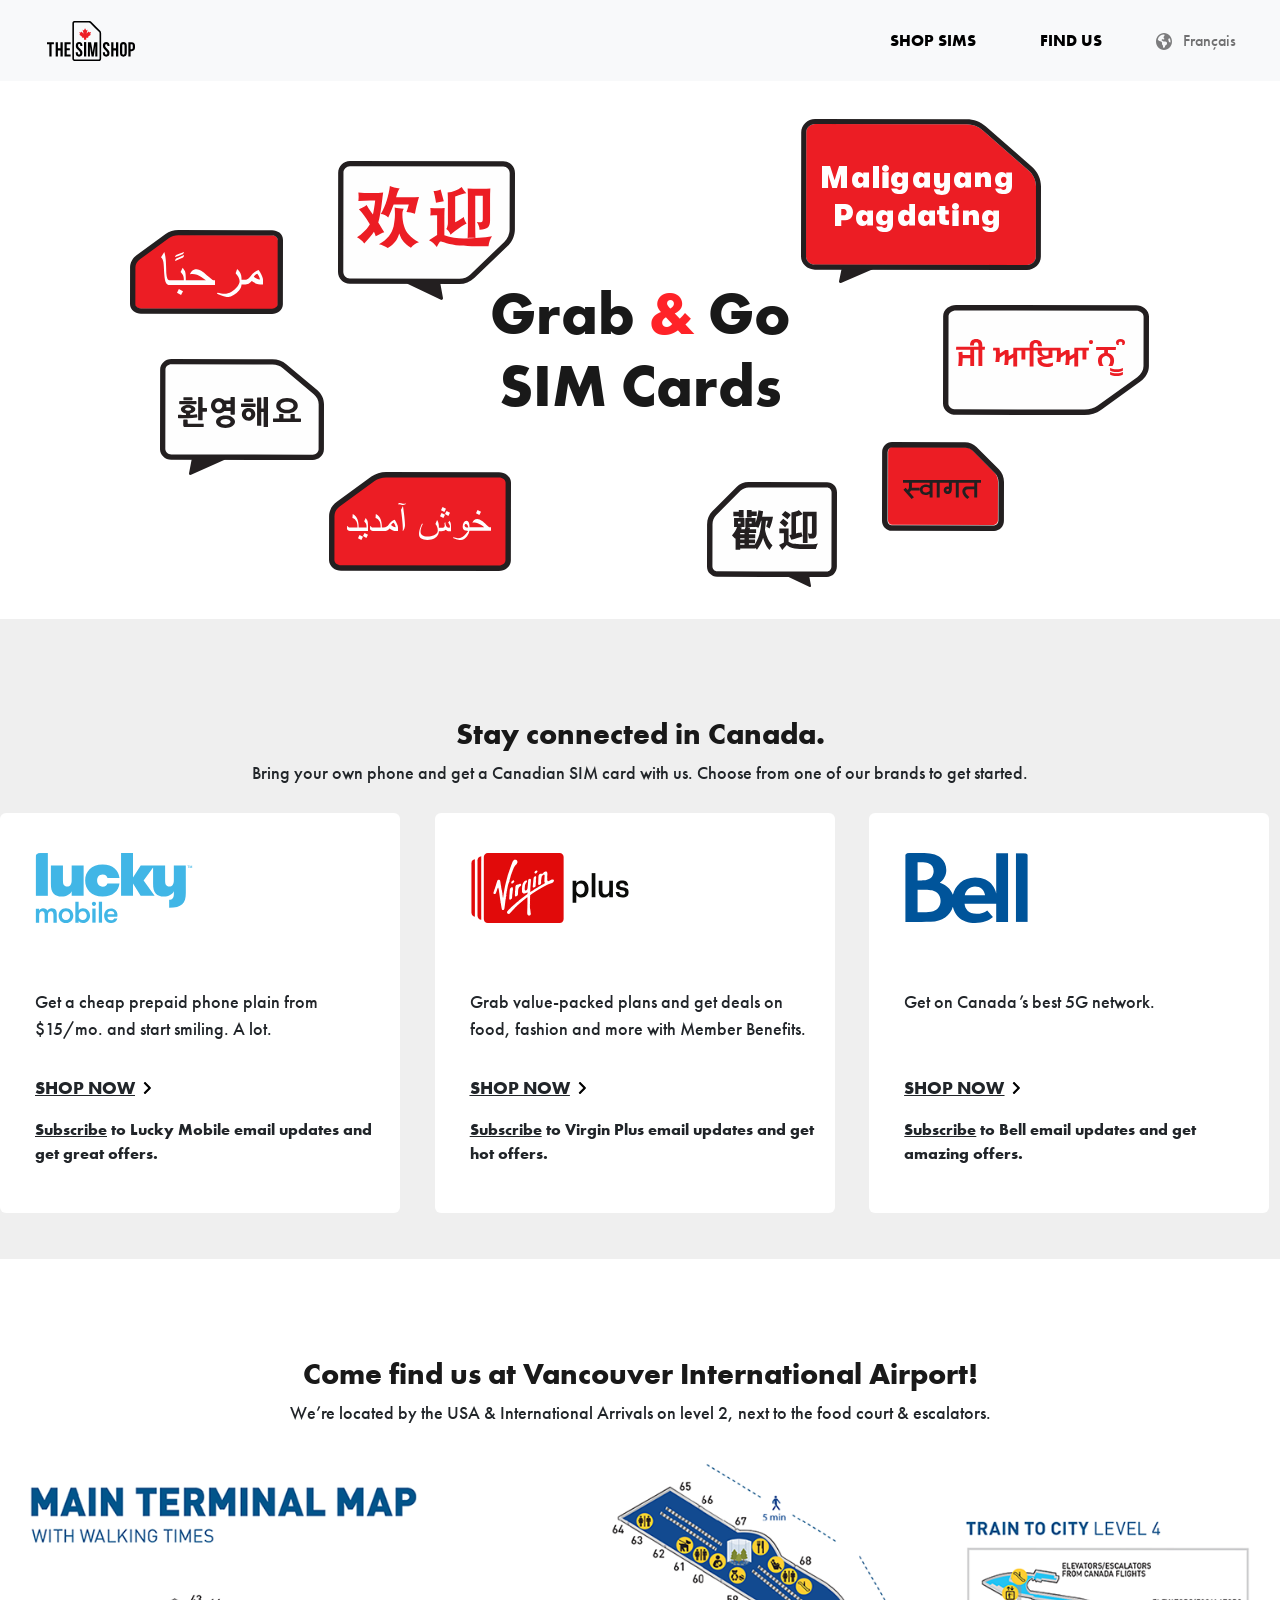
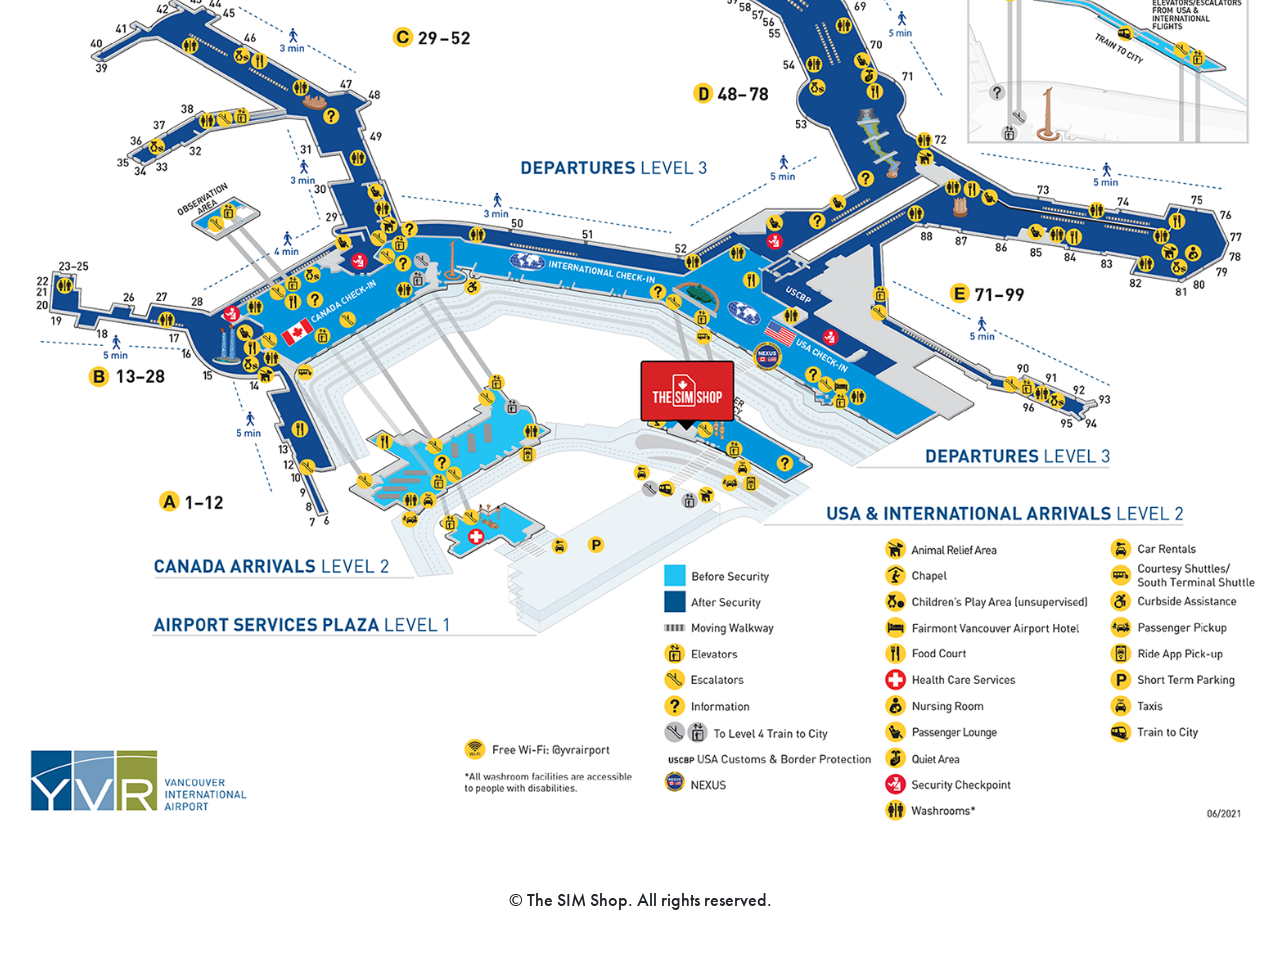
<file: index.html>
<!doctype html>
<html>
    <head>
        <meta charset="utf-8">
        <meta name="viewport" content="width=device-width, initial-scale=1">
        <title>Grab & Go SIM Cards</title>
        <link href="https://cdn.jsdelivr.net/npm/bootstrap@5.2.0-beta1/dist/css/bootstrap.min.css" rel="stylesheet" integrity="sha384-0evHe/X+R7YkIZDRvuzKMRqM+OrBnVFBL6DOitfPri4tjfHxaWutUpFmBp4vmVor" crossorigin="anonymous">
        <link rel="stylesheet" href="fonts.css">

        <style>
            body.en :lang(fr) {
                display: none;
            }
            body.fr :lang(en){
                display: none;
            }
            body {
                font-family: "Futura PT W01 Medium";
                font-size: 18px;
            }
            h2 {
                font-family: "Futura PT W01 Bold";
                font-size: 30px;
                color: rgba(0,0,0, 0.9);
            }
            .navbar {
                min-height: 81px;
                position: fixed;
                top: 0;
                left: 0;
                width: 100%;
                z-index: 900;
                font-family: "Futura PT W01 Bold";
                font-size: 16px;
            }
            .navbar-brand {
                margin-left: 35px;
            }
            .nav-item {
                padding-left: 24px;
                padding-right: 24px;
            }
            .nav-link {
                color: black;
            }
            .nav-link-lang {
                font-family: "Futura PT W01 Medium";
                color: rgba(0, 0, 0, 0.55);
            }
            .nav-img-globe {
                position: relative;
                top: 4px;
                right: 10px;
                width: 17px;
                height: 17px;
                background: url("images/icons/globe.svg") no-repeat;
            }
            .navbar-toggler {
                border: none;
            }
            .hero-img-div {
                position: relative;
                z-index: 10;
                max-width: 1020px;
                margin-left: auto;
                margin-right: auto;
            }
            .hero-img-left {
                position: relative;
                z-index: 10;
                top: 42px;
                width: 386px;
                height: 411px;
                background: url("images/graphics/desktop-left-SIM-images.svg") no-repeat;
            }
            .hero-img-right {
                width: 443px;
                height: 470px;
                background: url("images/graphics/desktop-right-SIM-images.svg") no-repeat;
            }
            .hero-img-top {
                top: 0px;
                background: url("images/graphics/mobile-top-SIM-images.svg") no-repeat;
                width: 90%;
                height: 450px;
                background-size: 100%;
            }
            .hero-img-bottom {
                background: url("images/graphics/mobile-bottom-SIM-images.svg") no-repeat;
                width: 90%;
                height: 450px;
                background-size: 100%;
            }
            .hero-content:lang(en) {
                z-index: 20;
                text-align: center;
                top: 50%;
                left: 50%;
                transform: translate(-50%, -60%);
                width: 400px;
            }
            .hero-content:lang(fr) {
                z-index: 20;
                text-align: center;
                top: 50%;
                left: 50%;
                transform: translate(-50%, -50%);
                width: 550px;
            }
            .hero-headline {
                position: relative;
                z-index: 30;
                font-family: "Futura PT W01 Bold";
                font-size: 60px;
            }
            .hero-headline-red {
                color: RGB(2215,35,40);
            }
            .hero-section {
                width:100%;
                min-height: 500px;
                /*height:534px;*/
                margin-top: 119px;
                position:relative;
            }
            .hero-section-mobile {
                width: 90%;
                /*height:534px;*/
                margin-top: 119px;
            }
            .cards-section {
                background-color: rgb(239,239,239);
                min-height: 640px;
                width: 100%;
                text-align: center;
            }
            .cards-container {
                padding-top: 97px;
                margin-left: auto;
                margin-right: auto;
                max-width: 1300px;
            }
            .card {
                --bs-card-border-color: none;
                text-align: left;
                min-height: 400px;
                margin-top:10px;
                margin-bottom: 20px;
                min-width: 270px;
                max-width: 400px;
            }
            .card > img {
                margin-top: 40px;
                margin-left: 35px;
                height: 70px;
            }
            .card-img-logo-lucky {
                width: 158px;
            }
            .card-img-logo-virgin {
                width: 160px;
            }
            .card-img-logo-bell {
                width: 125px;
            }
            .card-body {
                padding-left: 35px;
            }
            .card-body-text {
                min-height: 70px;
                margin-top: 50px;
            }
            .card-link-sn {
                text-transform: uppercase;
                font-family: "Futura PT W01 Bold";
                text-decoration: underline;
            }
            .card-mice {
                font-family: "Futura PT W01 Bold";
                font-size: 16px;
                vertical-align: text-bottom;
            }
            .card-link-sn::after {
                content: "";
                display: inline-block;
                vertical-align: middle;
                width: 12px;
                height: 12px;
                position: relative;
                top: -2px;
                left: 8px;
                background: url("images/icons/arrow.svg") no-repeat;
                background-size: contain;
            }
            .map-section {
                background-color: rgb(255,255,255);
                min-height: 640px;
                width: 100%;
                text-align: center;
            }
            .map-container {
                padding-top: 97px;
                margin-left: auto;
                margin-right: auto;
                max-width: 1300px;
            }
            .foot-section {
                background-color: rgb(255,255,255);
                height: 100px;
                width: 100%;
                text-align: center;
            }
            .foot-container {
                padding-top: 30px;
                margin-left: auto;
                margin-right: auto;
                max-width: 1300px;
            }
            .card-text > a {
                color: inherit;
                text-decoration: inherit;
            }
        </style>
    </head>

    <body class="en">
        <nav class="navbar navbar-expand-lg navbar-light bg-light">
            <div class="container-fluid">
                <a class="navbar-brand" href="#"><img src="images/logos/THE_SIM_SHOP_LOGO_ENG_BLACKRED_OUTLINE.svg" alt="" width="88" height="40"></a>
                <button class="navbar-toggler" type="button" data-bs-toggle="collapse" data-bs-target="#navbarToggler" aria-controls="navbarToggler" aria-expanded="false" aria-label="Toggle navigation">
                    <span class="navbar-toggler-icon"></span>
                </button>
                <div class="collapse navbar-collapse  justify-content-end" id="navbarToggler">
                    <ul class="navbar-nav mb-2 mb-lg-0">
                        <li class="nav-item">
                            <a lang="en" class="nav-link active" aria-current="page" href="#cards">SHOP SIMS</a>
                            <a lang="fr" class="nav-link active" aria-current="page" href="#cards">MAGASINER LES CARTES SIM</a>
                        </li>
                        <li class="nav-item">
                            <a lang="en" class="nav-link" href="#map">FIND US</a>
                            <a lang="fr" class="nav-link" href="#map">NOUS TROUVER</a>
                        </li>
                        <li class="nav-item">  
                            <a id="showfr" lang="en" class="nav-link nav-link-lang" href="#">
                                <div class="nav-img-globe float-start"></div>
                                Français
                            </a>
                            <a id="showen" lang="fr" class="nav-link nav-link-lang" href="#">
                                <div class="nav-img-globe float-start"></div>
                                English
                            </a>
                        </li>
                    </ul>
                </div>
            </div>
        </nav>

        <!--large screens-->
        <section class="hero-section d-none d-lg-block">
            <div class="hero-img-div">
                <div class="hero-img-left float-start"></div>
                <div class="hero-img-right float-end"></div>
            </div>

            <div class="container-fluid">
                <div class="row">
                    <div lang="en" class="hero-content position-absolute">
                        <h2 class="hero-headline">Grab <span class="hero-headline-red">&</span> Go SIM Cards</h2>
                    </div>
                    <div lang="fr" class="hero-content position-absolute">
                        <h2 class="hero-headline">Cartes SIM prêtes <span class="hero-headline-red">à</span> l’utilisation</h2>
                    </div>
                </div>
            </div>
        </section>

        <!--small screens-->
        <section class="hero-section-mobile d-lg-none mx-auto">
            <div class="container-fluid p-2">
                <div class="row justify-content-md-center">
                    <img class="img-fluid w-90 p-3" src="images/graphics/mobile-top-SIM-images.svg">
                </div>

                <div class="row justify-content-md-center">
                    <div lang="en" class="hero-content-mobile text-center">
                        <h2 class="hero-headline">Grab <span class="hero-headline-red">&</span> Go SIM Cards</h2>
                    </div>

                    <div lang="fr" class="hero-content-mobile text-center">
                        <h2 class="hero-headline">Cartes SIM prêtes <span class="hero-headline-red">à</span> l’utilisation</h2>
                    </div>
                </div>

                <div class="row justify-content-md-center">
                    <img class="img-fluid w-90 p-3" src="images/graphics/mobile-bottom-SIM-images.svg">
                </div>
            </div>
        </section>

        <section id="cards" class="cards-section">
            <div class="cards-container">
                <h2 lang="en">Stay connected in Canada.</h2>
                <p lang="en">Bring your own phone and get a Canadian SIM card with us. Choose from one of our brands to get started.</p>
                <h2 lang="fr">Restez connecté durant votre séjour au Canada.</h2>
                <p lang="fr">Conservez votre appareil et procurez-vous une carte SIM avec nous. Choisissez l’une de nos marques pour commencer.</p>

                <div class="row">
                    <div class="col-sm-4">
                        <div class="card">
                            <img lang="en" src="images/logos/LuckyMobile_EN_Regular_Blue_RGB.svg" class="card-img-top card-img-logo-lucky" alt="Lucky Mobile Logo">
                            <img lang="fr" src="images/logos/LuckyMobile_FR_Regular_Blue_RGB.svg" class="card-img-top card-img-logo-lucky" alt="Lucky Mobile Logo">
                            <div class="card-body">
                                <p lang="en" class="card-text card-body-text">
                                    Get a cheap prepaid phone plain from $15/mo. and start smiling. A lot.
                                </p>
                                <p lang="en" class="card-link-sn card-text">
                                    <a href="https://www.luckymobile.ca#EXT=MOB_ExtSite_URL_TheSimShopLuckyShopNow_063022_DG">Shop now</a><div class="card-link-sn-ab"></div>
                                </p>
                                <p lang="en" class="align-bottom card-text card-mice">
                                    <a href="https://www.luckymobile.ca/EmailCapture#EXT=MOB_ExtSite_URL_TheSimShopLuckyEmailCapture_063022_DG">
                                    <u>Subscribe</u> to Lucky Mobile email updates</a> and get great offers.
                                </p>
                                <p lang="fr" class="card-text card-body-text">
                                    Profitez d’un forfait pas cher à partir de 15 $/mois, et commencez à sourire. Tout l’temps.
                                </p>
                                <p lang="fr" class="card-link-sn card-text">
                                    <a href="https://www.luckymobile.ca/Accueil#EXT=MOB_ExtSite_URL_TheSimShopLuckyShopNow_063022_DG">Magasiner</a><div class="card-link-sn-ab"></div>
                                </p>
                                <p lang="fr" class="align-bottom card-text card-mice">
                                    <a href="https://www.luckymobile.ca/Accueil/Infocourriels#EXT=MOB_ExtSite_URL_TheSimShopLuckyEmailCapture_063022_DG">
                                    <u>Abonnez-vous</u> aux infolettres de Lucky Mobile</a> pour plus d’information sur des offres incroyables.
                                </p>
                            </div>
                        </div>
                    </div>
                    <div class="col-sm-4">
                        <div class="card">
                            <img lang="en" src="images/logos/VirginPlus_RedBlack_RGB_H.svg" class="card-img-top card-img-logo-virgin" alt="Virgin Plus Logo">
                            <img lang="fr" src="images/logos/VirginPlus_RedBlack_RGB_H.svg" class="card-img-top card-img-logo-virgin" alt="Virgin Plus Logo">
                            <div class="card-body">
                                <p lang="en" class="card-text card-body-text">
                                    Grab value-packed plans and get deals on food, fashion and more with Member Benefits.
                                </p>
                                <p lang="en" class="card-link-sn card-text">
                                    <a href="https://www.virginplus.ca/en/home/index.html">Shop now</a><div class="card-link-sn-ab"></div>
                                </p>
                                <p lang="en" class="align-bottom card-text card-mice">
                                    <a href="https://www.virginplus.ca/en/hot-offers/email-sign-up.html">
                                    <u>Subscribe</u> to Virgin Plus email updates</a> and get hot offers.
                                </p>
                                <p lang="fr" class="card-text card-body-text">
                                    Optez pour des forfaits gonflés à bloc et profitez d’aubaines sur la bouffe et les divertissements et plus encore avec les avantages de Membre.
                                </p>
                                <p lang="fr" class="card-link-sn card-text">
                                    <a href="https://www.virginplus.ca/fr/home/index.html">Magasiner</a><div class="card-link-sn-ab"></div>
                                </p>
                                <p lang="fr" class="align-bottom card-text card-mice">
                                    <a href="https://www.virginplus.ca/fr/hot-offers/email-sign-up.html">
                                    <u>Abonnez-vous</u> aux infolettres de Virgin Plus</a> pour plus d’information sur des offres d’enfer.
                                </p>
                            </div>
                        </div>
                    </div>
                    <div class="col-sm-4">
                        <div class="card">
                            <img lang="en" src="images/logos/Bell_BLUE_RGB.svg" class="card-img-top card-img-logo-bell" alt="Bell Logo">
                            <img lang="fr" src="images/logos/Bell_BLUE_RGB.svg" class="card-img-top card-img-logo-bell" alt="Bell Logo">
                            <div class="card-body">
                                <p lang="en" class="card-text card-body-text">
                                    Get on Canada’s best 5G network.
                                </p>
                                <p lang="en" class="card-link-sn card-text">
                                    <a href="https://www.bell.ca#EXT=MOB_ExtSite_URL_TheSimShopBellShopNow_063022_DG">Shop now</a><div class="card-link-sn-ab"></div>
                                </p>
                                <p lang="en" class="align-bottom card-text card-mice">
                                    <a href="https://www.bell.ca/EmailCapture#EXT=MOB_ExtSite_URL_TheSimShopBellEmailCapture_063022_DG">
                                    <u>Subscribe</u> to Bell email updates</a> and get amazing offers.
                                </p>
                                <p lang="fr" class="card-text card-body-text">
                                    Optez pour le meilleur réseau 5G au pays.
                                </p>
                                <p lang="fr" class="card-link-sn card-text">
                                    <a href="https://www.bell.ca/Accueil#EXT=MOB_ExtSite_URL_TheSimShopBellShopNow_063022_DG">Magasiner</a><div class="card-link-sn-ab"></div>
                                </p>
                                <p lang="fr" class="align-bottom card-text card-mice">
                                    <a href="https://www.bell.ca/Accueil/Infocourriels#EXT=MOB_ExtSite_URL_TheSimShopBellEmailCapture_063022_DG">
                                    <u>Abonnez-vous</u> aux infolettres de Bell</a> pour plus d’information sur des offres incroyables.
                                </p>
                            </div>
                        </div>
                    </div>
                </div>
            </div>
        </section>

        <section id="map" class="map-section">
            <div class="map-container">
                <h2 lang="en">Come find us at Vancouver International Airport!</h2>
                <p lang="en">We’re located by the USA & International Arrivals on level 2, next to the food court & escalators.</p>
                <h2 lang="fr">Passez nous vois à l’aéroport international de Vancouver !</h2>
                <p lang="fr">Vous nous trouverez près des arrivées internationales et des États-Unis, au niveau 2, près de l’aire de restauration et des escaliers roulants.</p>
                
                <div class="me-auto">
                    <img class="img-fluid w-90 p-3" lang="en" src="images/graphics/VancouverTerminalMap_Page_1_Image_0001.png">
                    <img class="img-fluid w-90 p-3" lang="fr" src="images/graphics/VancouverTerminalMap_FR_Page_1_Image_0001.png">
                </div>
            </div>
        </section>

        <section class="foot-section">
            <div class="foot-container">
                <p lang="en">© The SIM Shop. All rights reserved.</p>
                <p lang="fr">© La boutique SIM. Tous droits réservés.</p>
            </div>
        </section>

        <script src="https://cdn.jsdelivr.net/npm/bootstrap@5.2.0-beta1/dist/js/bootstrap.min.js" integrity="sha384-kjU+l4N0Yf4ZOJErLsIcvOU2qSb74wXpOhqTvwVx3OElZRweTnQ6d31fXEoRD1Jy" crossorigin="anonymous"></script>
        <script src="https://code.jquery.com/jquery-3.4.1.slim.min.js" integrity="sha384-J6qa4849blE2+poT4WnyKhv5vZF5SrPo0iEjwBvKU7imGFAV0wwj1yYfoRSJoZ+n" crossorigin="anonymous"></script>

        <script>
            function showen () 
            {
                $(":lang(fr)").hide();
                $(":lang(en)").show();
                $(".nav-link:lang(en)").css('display', 'block');
                window.history.replaceState("", "", window.location.pathname + '?en');
            }
            function showfr () 
            {
                $(":lang(en)").hide();
                $(":lang(fr)").show();
                $(".nav-link:lang(fr)").css('display', 'block');
                window.history.replaceState("", "", window.location.pathname + '?fr');
            }
            
            $('#showen').click(function(){ showen(); return false; });
            $('#showfr').click(function(){ showfr(); return false; });

            let searchParams = new URLSearchParams(window.location.search);

            if (searchParams.has('fr') || searchParams.has('en'))
            {
                if (searchParams.has('fr'))
                {
                    showfr();
                } 
                else 
                {
                    showen();
                }
            } 
            else
            {
                var userLang = navigator.language || navigator.userLanguage;

                userLang = userLang.split('-')[0]

                if (userLang == 'fr') 
                {
                    showfr();
                }
                else
                {
                    showen();
                }
            }
        </script>
    </body>
</html>
</file>
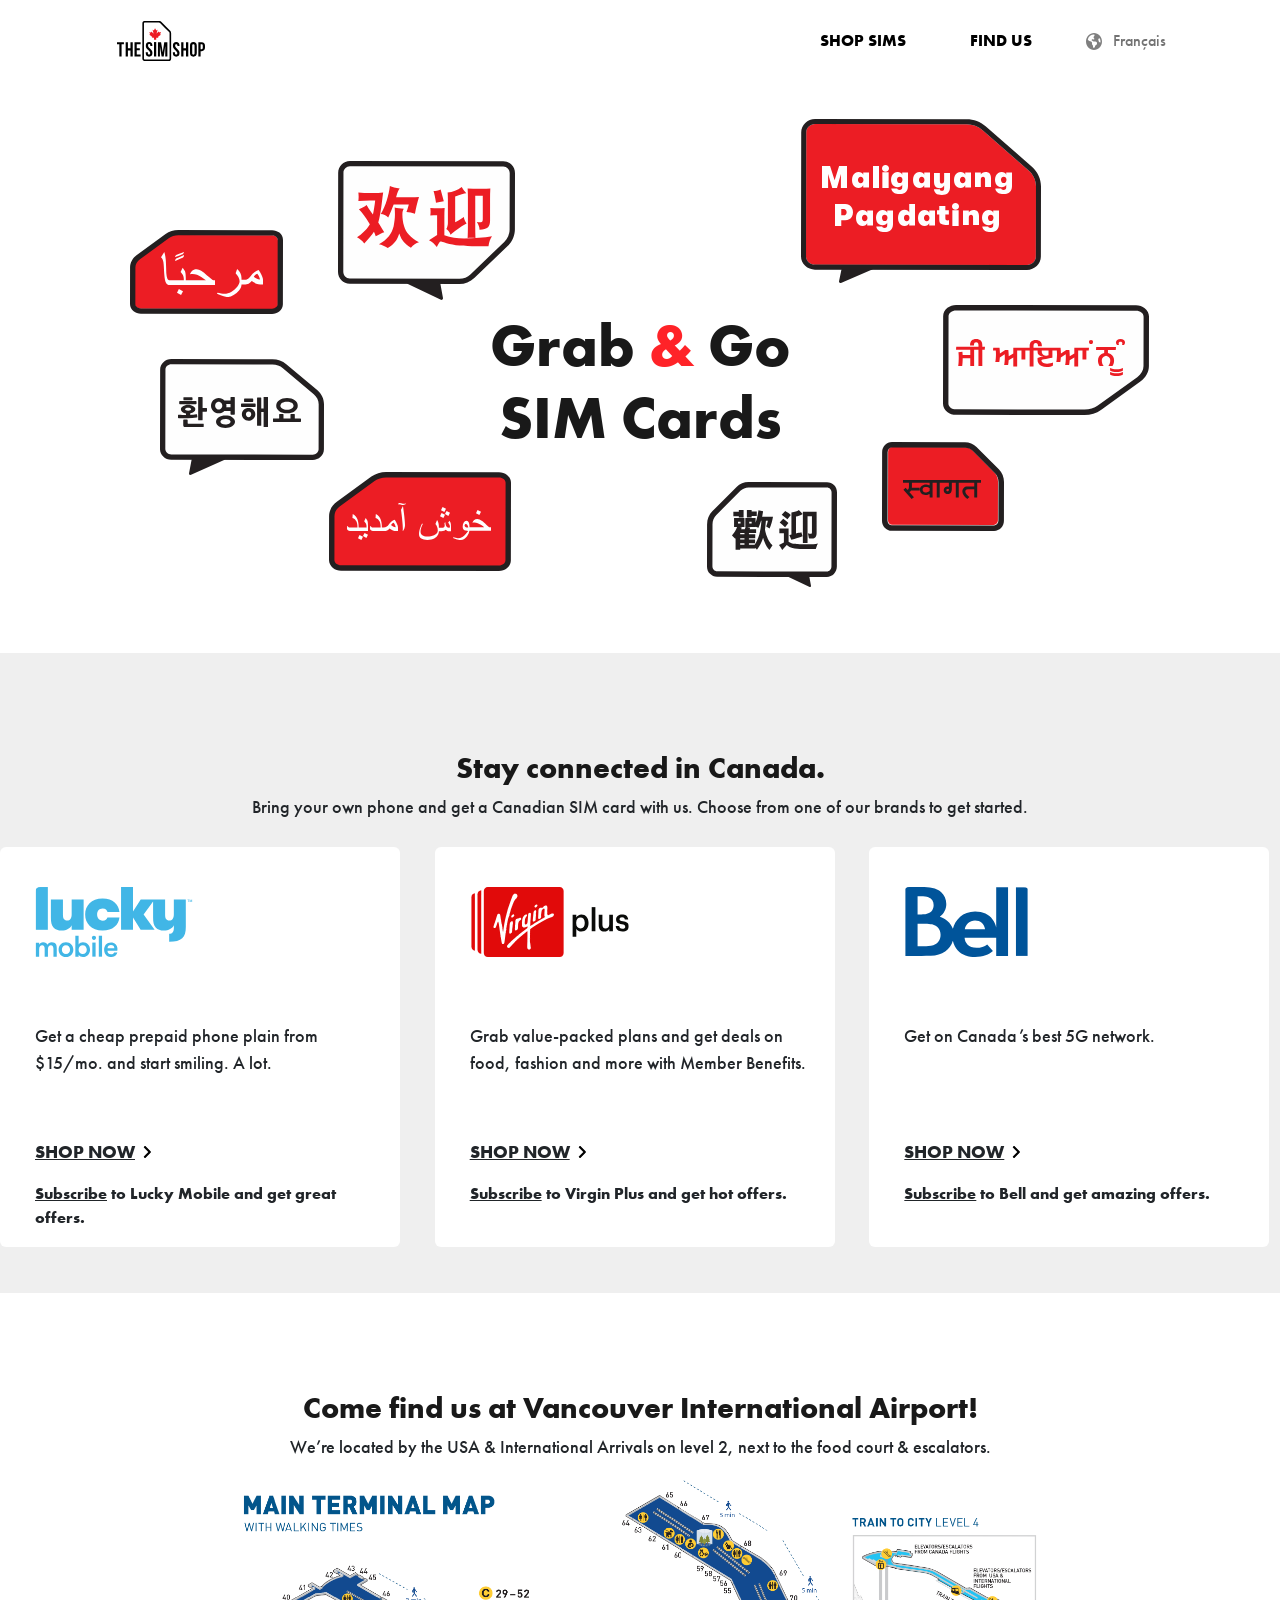
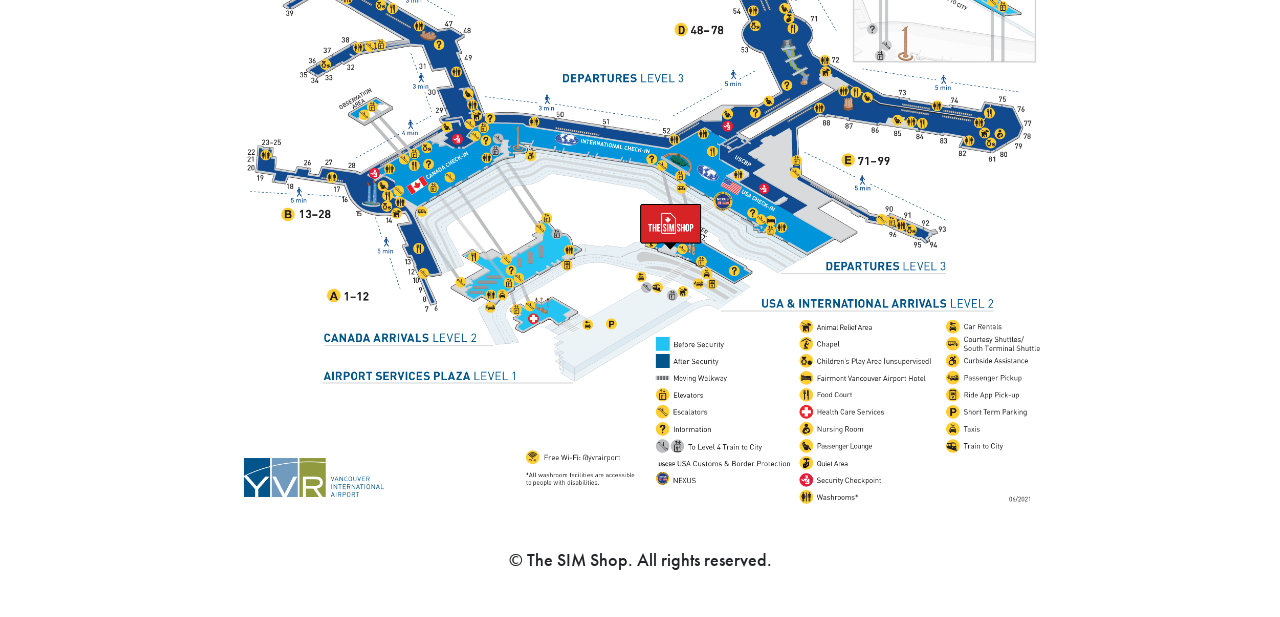
<file: public/index.html>
<!doctype html>
<html lang="en">
    <head>
        <meta charset="utf-8">
        <meta name="viewport" content="width=device-width, initial-scale=1">
        <title>Grab & Go SIM Cards</title>
        <link href="https://cdn.jsdelivr.net/npm/bootstrap@5.2.0-beta1/dist/css/bootstrap.min.css" rel="stylesheet" integrity="sha384-0evHe/X+R7YkIZDRvuzKMRqM+OrBnVFBL6DOitfPri4tjfHxaWutUpFmBp4vmVor" crossorigin="anonymous">
        <link rel="stylesheet" href="fonts.css">

        <style>
            body {
                font-family: "Futura PT W01 Medium";
                font-size: 18px;
            }
            h2 {
                font-family: "Futura PT W01 Bold";
                font-size: 30px;
                color: rgba(0,0,0, 0.9);
            }
            .navbar {
                height: 81px;
                position: fixed;
                top: 0;
                left: 0;
                width: 100%;
                z-index: 900;
                background-color: white;
                font-family: "Futura PT W01 Bold";
                font-size: 16px;
            }
            .navbar-brand {
                margin-left: 35px;
            }
            .nav-item {
                padding-left: 24px;
                padding-right: 24px;
                
            }
            .nav-link {
                color: black;
            }
            .nav-link-lang {
                font-family: "Futura PT W01 Medium";
                color: rgba(0, 0, 0, 0.55);
            }
            .nav-img-globe {
                position: relative;
                top: 4px;
                right: 10px;
                width: 17px;
                height: 17px;
                background: url("images/icons/globe.svg") no-repeat;
            }
            .hero-img-div {
                position: relative;
                z-index: 10;
                width: 1020px;
                margin-left: auto;
                margin-right: auto;
            }
            .hero-img-left {
                position: relative;
                z-index: 10;
                top: 42px;
                width: 386px;
                height: 411px;
                background: url("images/graphics/desktop-left-SIM-images.svg") no-repeat;
            }
            .hero-img-right {
                width: 443px;
                height: 470px;
                background: url("images/graphics/desktop-right-SIM-images.svg") no-repeat;
            }
            .hero-content {
                position: relative;
                z-index: 20;
                text-align: center;
                position: absolute;
                top: 50%;
                left: 50%;
                transform: translate(-50%, -50%);
                width: 400px;
            }
            .hero-headline {
                position: relative;
                z-index: 30;
                font-family: "Futura PT W01 Bold";
                font-size: 60px;
            }
            .hero-headline-red {
                color: RGB(2215,35,40);
            }
            .hero-section {
                width:100%;
                height:534px;
                margin-top: 119px;
                /*padding-top: 81px;*/
                position:relative;
            }
            .cards-section {
                background-color: rgb(239,239,239);
                min-height: 640px;
                width: 100%;
                text-align: center;
            }
            .cards-container {
                padding-top: 97px;
                margin-left: auto;
                margin-right: auto;
                max-width: 1300px;
            }
            .card {
                --bs-card-border-color: none;
                text-align: left;
                min-height: 400px;
                margin-top:10px;
                margin-bottom: 20px;
                min-width: 270px;
                max-width: 400px;
            }
            .card > img {
                margin-top: 40px;
                margin-left: 35px;
                height: 70px;
            }
            .card-img-logo-lucky {
                width: 158px;
            }
            .card-img-logo-virgin {
                width: 160px;
            }
            .card-img-logo-bell {
                width: 125px;
            }
            .card-body {
                padding-left: 35px;
            }
            .card-body-text {
                min-height: 100px;
                margin-top: 50px;
            }
            .card-link-sn {
                text-transform: uppercase;
                font-family: "Futura PT W01 Bold";
                text-decoration: underline;
            }
            .card-mice {
                font-family: "Futura PT W01 Bold";
                font-size: 16px;
                vertical-align: text-bottom;
            }
            .card-link-sn::after {
                content: "";
                display: inline-block;
                vertical-align: middle;
                width: 12px;
                height: 12px;
                position: relative;
                top: -2px;
                left: 8px;
                background: url("images/icons/arrow.svg") no-repeat;
                background-size: contain;
            }
            .map-section {
                background-color: rgb(255,255,255);
                min-height: 640px;
                width: 100%;
                text-align: center;
            }
            .map-container {
                padding-top: 97px;
                margin-left: auto;
                margin-right: auto;
                max-width: 1300px;
            }
            .foot-section {
                background-color: rgb(255,255,255);
                height: 100px;
                width: 100%;
                text-align: center;
            }
            .foot-container {
                padding-top: 30px;
                margin-left: auto;
                margin-right: auto;
                max-width: 1300px;
            }
        </style>
    </head>

    <body>
        <nav class="navbar navbar-expand-lg">
            <div class="container">
                <a class="navbar-brand" href="#">
                    <img src="images/logos/THE_SIM_SHOP_LOGO_ENG_BLACKRED_OUTLINE.svg" alt="" width="88" height="40">
                </a>
                <button class="navbar-toggler" type="button" data-bs-toggle="collapse" data-bs-target="#navbarText" aria-controls="navbarText" aria-expanded="false" aria-label="Toggle navigation">
                    <span class="navbar-toggler-icon"></span>
                </button>
                <div>
                    <ul class="navbar-nav me-auto mb-2 mb-lg-0">
                        <li class="nav-item">
                            <a class="nav-link active" aria-current="page" href="#">SHOP SIMS</a>
                        </li>
                        <li class="nav-item">
                            <a class="nav-link" href="#">FIND US</a>
                        </li>
                        <li class="nav-item">  
                            <a class="nav-link nav-link-lang float-end" href="#">
                                <div class="nav-img-globe float-start"></div>
                                Français
                            </a>
                        </li>
                    </ul>
                </div>
            </div>
        </nav>

        <section class="hero-section">
            <div class="hero-img-div">
                <div class="hero-img-left float-start"></div>
                <div class="hero-img-right float-end"></div>
            </div>

            <div class="container-fluid">
                <div class="row">
                    <div class="hero-content">
                        <h2 class="hero-headline">Grab <span class="hero-headline-red">&</span> Go SIM Cards</h2>
                    </div>
                </div>
            </div>
        </section>

        <section class="cards-section">
            <div class="cards-container">
                <h2>Stay connected in Canada.</h2>
                <p>Bring your own phone and get a Canadian SIM card with us. Choose from one of our brands to get started.</p>

                <div class="row">
                    <div class="col-sm-4">
                        <div class="card">
                            <img src="images/logos/LuckyMobile_EN_Regular_Blue_RGB.svg" class="card-img-top card-img-logo-lucky" alt="Lucky Mobile Logo">
                            <div class="card-body">
                                <p class="card-text card-body-text">
                                    Get a cheap prepaid phone plain from $15/mo. and start smiling. A lot.
                                </p>
                                <p class="card-link-sn card-text">
                                    <a>Shop now</a><div class="card-link-sn-ab"></div>
                                </p>
                                <p class="align-bottom card-text card-mice">
                                    <u>Subscribe</u> to Lucky Mobile and get great offers.
                                </p>
                            </div>
                        </div>
                    </div>
                    <div class="col-sm-4">
                        <div class="card">
                            <img src="images/logos/VirginPlus_RedBlack_RGB_H.svg" class="card-img-top card-img-logo-virgin" alt="Virgin Plus Logo">
                            <div class="card-body">
                                <p class="card-text card-body-text">
                                    Grab value-packed plans and get deals on food, fashion and more with Member Benefits.
                                </p>
                                <p class="card-link-sn card-text">
                                    <a>Shop now</a><div class="card-link-sn-ab"></div>
                                </p>
                                <p class="align-bottom card-text card-mice">
                                    <u>Subscribe</u> to Virgin Plus and get hot offers.
                                </p>
                            </div>
                        </div>
                    </div>
                    <div class="col-sm-4">
                        <div class="card">
                            <img src="images/logos/Bell_BLUE_RGB.svg" class="card-img-top card-img-logo-bell" alt="Bell Logo">
                            <div class="card-body">
                                <p class="card-text card-body-text">
                                    Get on Canada’s best 5G network.
                                </p>
                                <p class="card-link-sn card-text">
                                    <a>Shop now</a><div class="card-link-sn-ab"></div>
                                </p>
                                <p class="align-bottom card-text card-mice">     
                                    <u>Subscribe</u> to Bell and get amazing offers.
                                </p>
                            </div>
                        </div>
                    </div>
                </div>
            </div>
        </section>

        <section class="map-section">
            <div class="map-container">
                <h2>Come find us at Vancouver International Airport!</h2>
                <p>We’re located by the USA & International Arrivals on level 2, next to the food court & escalators.</p>
                <img height="640px" src="images/graphics/VancouverTerminalMap_Page_1_Image_0001.png">
            </div>
        </section>

        <section class="foot-section">
            <div class="foot-container">
                <p>© The SIM Shop. All rights reserved.</p>
            </div>
        </section>

        <!--
        <script src="https://cdn.jsdelivr.net/npm/bootstrap@5.2.0-beta1/dist/js/bootstrap.bundle.min.js" integrity="sha384-pprn3073KE6tl6bjs2QrFaJGz5/SUsLqktiwsUTF55Jfv3qYSDhgCecCxMW52nD2" crossorigin="anonymous"></script>
        <script src="https://cdn.jsdelivr.net/npm/@popperjs/core@2.11.5/dist/umd/popper.min.js" integrity="sha384-Xe+8cL9oJa6tN/veChSP7q+mnSPaj5Bcu9mPX5F5xIGE0DVittaqT5lorf0EI7Vk" crossorigin="anonymous"></script>
        -->
        <script src="https://cdn.jsdelivr.net/npm/bootstrap@5.2.0-beta1/dist/js/bootstrap.min.js" integrity="sha384-kjU+l4N0Yf4ZOJErLsIcvOU2qSb74wXpOhqTvwVx3OElZRweTnQ6d31fXEoRD1Jy" crossorigin="anonymous"></script>

    </body>
</html>
</file>
<file: fonts.css>
@font-face{
        font-family:"Futura PT W01 Bold";
        src:url("fonts/1059692/1a34942e-33ed-43bb-b229-7460d55b49f7.woff2") format("woff2"),url("fonts/1059692/baecea54-cfd3-4578-8717-abf89eba62b6.woff") format("woff");
    }
    @font-face{
        font-family:"FuturaPTW01-BoldOblique";
        src:url("fonts/1059695/98311280-30b7-45f8-9d75-0885d44b1f29.woff2") format("woff2"),url("fonts/1059695/77c9f834-2d88-4754-a7fc-6e14ec3412e8.woff") format("woff");
    }
    @font-face{
        font-family:"Futura PT W01 Book";
        src:url("fonts/1059698/aafdd021-88d4-41d8-8e15-fe91f83e4b17.woff2") format("woff2"),url("fonts/1059698/81d44d4b-ac07-4ad4-8cdd-4df771a3c1c3.woff") format("woff");
    }
    @font-face{
        font-family:"FuturaPTW01-BookOblique";
        src:url("fonts/1059701/28351402-8fc5-4d21-a3df-e99d2d814bd4.woff2") format("woff2"),url("fonts/1059701/10cee8c3-6e4c-4f57-8121-cf5e361423a7.woff") format("woff");
    }
    @font-face{
        font-family:"Futura PT W01 Cond Bold";
        src:url("fonts/1059704/0dcfca07-2299-476f-a87f-5d0980086073.woff2") format("woff2"),url("fonts/1059704/dd3f7e68-4df9-48cf-b0c5-8f15d9ad972a.woff") format("woff");
    }
    @font-face{
        font-family:"FuturaPTW01-CondBoldObl";
        src:url("fonts/1059707/eb3840f2-e38a-4c6f-873b-30d665e0a8b3.woff2") format("woff2"),url("fonts/1059707/9cf0b68a-891b-4cd3-97f9-ce1985f1a572.woff") format("woff");
    }
    @font-face{
        font-family:"Futura PT W01 Cond Book";
        src:url("fonts/1059710/797536ba-dc3f-4a54-af28-30aa62a5c71b.woff2") format("woff2"),url("fonts/1059710/229d73c3-ac6e-4715-961e-69c2c2c0e3ff.woff") format("woff");
    }
    @font-face{
        font-family:"FuturaPTW01-CondBookObl";
        src:url("fonts/1059713/12b48a81-79a8-4b0b-a423-75f97de2735b.woff2") format("woff2"),url("fonts/1059713/429ae53a-2dc1-4594-8b54-37940cb71818.woff") format("woff");
    }
    @font-face{
        font-family:"FuturaPTW01-CondExtraBo";
        src:url("fonts/1059716/2808503f-c438-4091-948e-c3777460e323.woff2") format("woff2"),url("fonts/1059716/83bfe5c1-7197-46c6-b1a2-80123d18e36c.woff") format("woff");
    }
    @font-face{
        font-family:"FuturaPTW01-CondExtraBd";
        src:url("fonts/1059719/d93b77b9-b70b-40d0-9221-a8d2a75f8d0f.woff2") format("woff2"),url("fonts/1059719/f1dd5336-2998-45b3-9fff-5ae03eef6789.woff") format("woff");
    }
    @font-face{
        font-family:"FuturaPTW01-CondMedium";
        src:url("fonts/1059722/9bd3156b-e895-41e0-a768-13cea04cad38.woff2") format("woff2"),url("fonts/1059722/c2cf5a99-9a21-4d24-880c-e807f686e0af.woff") format("woff");
    }
    @font-face{
        font-family:"FuturaPTW01-CondMedObli";
        src:url("fonts/1059725/d0c71170-d52f-49db-875d-31004b956efc.woff2") format("woff2"),url("fonts/1059725/0795ff6a-94dc-4a70-8374-d6c75e0ab087.woff") format("woff");
    }
    @font-face{
        font-family:"Futura PT W01 Demi";
        src:url("fonts/1059728/848602e3-bda3-4b1c-976b-fe26eecfab31.woff2") format("woff2"),url("fonts/1059728/e4eacf8d-aba1-40d4-9597-1198e91dcf00.woff") format("woff");
    }
    @font-face{
        font-family:"FuturaPTW01-DemiOblique";
        src:url("fonts/1059731/2acd9263-c166-4d81-97ca-7318c4753945.woff2") format("woff2"),url("fonts/1059731/bbf607bd-4426-47a9-ae87-c843830b7c4a.woff") format("woff");
    }
    @font-face{
        font-family:"Futura PT W01 ExtraBold";
        src:url("fonts/1059734/62ef0139-153b-4dc3-a832-323fc185b537.woff2") format("woff2"),url("fonts/1059734/0ae2b3c3-6d75-4392-b0f4-e8a5fead8b5d.woff") format("woff");
    }
    @font-face{
        font-family:"FuturaPTW01-ExtraBdObli";
        src:url("fonts/1059737/2513699e-8862-45d1-84cd-f36e8624f930.woff2") format("woff2"),url("fonts/1059737/9230abf3-b2f6-4e6d-ab93-aada01f19bfd.woff") format("woff");
    }
    @font-face{
        font-family:"Futura PT W01 Heavy";
        src:url("fonts/1059740/6650716f-e079-48f1-861d-00f498c16e8e.woff2") format("woff2"),url("fonts/1059740/21fe5b07-01c8-4b82-8e0b-2bf22f6481fa.woff") format("woff");
    }
    @font-face{
        font-family:"FuturaPTW01-HeavyObliqu";
        src:url("fonts/1059743/cf12a4d6-3bc0-4ae9-85b5-26fc0fa6b321.woff2") format("woff2"),url("fonts/1059743/38909ddd-1d42-49a0-987a-dcf1aa3ab39e.woff") format("woff");
    }
    @font-face{
        font-family:"Futura PT W01 Light";
        src:url("fonts/1059746/9ad55860-bbe2-4e51-be58-08b45bdda354.woff2") format("woff2"),url("fonts/1059746/eceb6e13-403b-4d2b-af74-c05bc9c2535e.woff") format("woff");
    }
    @font-face{
        font-family:"FuturaPTW01-LightObliqu";
        src:url("fonts/1059749/adde7586-049c-4682-b4ea-763ca90ccf9f.woff2") format("woff2"),url("fonts/1059749/8cb58a58-1da7-4cda-8284-52cf5bf67bf5.woff") format("woff");
    }
    @font-face{
        font-family:"Futura PT W01 Medium";
        src:url("fonts/1059752/f7552419-a773-41ab-ae4a-b12b1d853f02.woff2") format("woff2"),url("fonts/1059752/83e72918-97c3-41cd-8a7d-4056788a00f0.woff") format("woff");
    }
    @font-face{
        font-family:"FuturaPTW01-MediumObliq";
        src:url("fonts/1059755/e28dd043-42c3-47cb-815e-32648d6a8a2a.woff2") format("woff2"),url("fonts/1059755/97eeb983-cbcb-40c4-b724-919d44b8d4af.woff") format("woff");
    }
</file>
<file: public/fonts.css>
@font-face{
        font-family:"Futura PT W01 Bold";
        src:url("fonts/1059692/1a34942e-33ed-43bb-b229-7460d55b49f7.woff2") format("woff2"),url("fonts/1059692/baecea54-cfd3-4578-8717-abf89eba62b6.woff") format("woff");
    }
    @font-face{
        font-family:"FuturaPTW01-BoldOblique";
        src:url("fonts/1059695/98311280-30b7-45f8-9d75-0885d44b1f29.woff2") format("woff2"),url("fonts/1059695/77c9f834-2d88-4754-a7fc-6e14ec3412e8.woff") format("woff");
    }
    @font-face{
        font-family:"Futura PT W01 Book";
        src:url("fonts/1059698/aafdd021-88d4-41d8-8e15-fe91f83e4b17.woff2") format("woff2"),url("fonts/1059698/81d44d4b-ac07-4ad4-8cdd-4df771a3c1c3.woff") format("woff");
    }
    @font-face{
        font-family:"FuturaPTW01-BookOblique";
        src:url("fonts/1059701/28351402-8fc5-4d21-a3df-e99d2d814bd4.woff2") format("woff2"),url("fonts/1059701/10cee8c3-6e4c-4f57-8121-cf5e361423a7.woff") format("woff");
    }
    @font-face{
        font-family:"Futura PT W01 Cond Bold";
        src:url("fonts/1059704/0dcfca07-2299-476f-a87f-5d0980086073.woff2") format("woff2"),url("fonts/1059704/dd3f7e68-4df9-48cf-b0c5-8f15d9ad972a.woff") format("woff");
    }
    @font-face{
        font-family:"FuturaPTW01-CondBoldObl";
        src:url("fonts/1059707/eb3840f2-e38a-4c6f-873b-30d665e0a8b3.woff2") format("woff2"),url("fonts/1059707/9cf0b68a-891b-4cd3-97f9-ce1985f1a572.woff") format("woff");
    }
    @font-face{
        font-family:"Futura PT W01 Cond Book";
        src:url("fonts/1059710/797536ba-dc3f-4a54-af28-30aa62a5c71b.woff2") format("woff2"),url("fonts/1059710/229d73c3-ac6e-4715-961e-69c2c2c0e3ff.woff") format("woff");
    }
    @font-face{
        font-family:"FuturaPTW01-CondBookObl";
        src:url("fonts/1059713/12b48a81-79a8-4b0b-a423-75f97de2735b.woff2") format("woff2"),url("fonts/1059713/429ae53a-2dc1-4594-8b54-37940cb71818.woff") format("woff");
    }
    @font-face{
        font-family:"FuturaPTW01-CondExtraBo";
        src:url("fonts/1059716/2808503f-c438-4091-948e-c3777460e323.woff2") format("woff2"),url("fonts/1059716/83bfe5c1-7197-46c6-b1a2-80123d18e36c.woff") format("woff");
    }
    @font-face{
        font-family:"FuturaPTW01-CondExtraBd";
        src:url("fonts/1059719/d93b77b9-b70b-40d0-9221-a8d2a75f8d0f.woff2") format("woff2"),url("fonts/1059719/f1dd5336-2998-45b3-9fff-5ae03eef6789.woff") format("woff");
    }
    @font-face{
        font-family:"FuturaPTW01-CondMedium";
        src:url("fonts/1059722/9bd3156b-e895-41e0-a768-13cea04cad38.woff2") format("woff2"),url("fonts/1059722/c2cf5a99-9a21-4d24-880c-e807f686e0af.woff") format("woff");
    }
    @font-face{
        font-family:"FuturaPTW01-CondMedObli";
        src:url("fonts/1059725/d0c71170-d52f-49db-875d-31004b956efc.woff2") format("woff2"),url("fonts/1059725/0795ff6a-94dc-4a70-8374-d6c75e0ab087.woff") format("woff");
    }
    @font-face{
        font-family:"Futura PT W01 Demi";
        src:url("fonts/1059728/848602e3-bda3-4b1c-976b-fe26eecfab31.woff2") format("woff2"),url("fonts/1059728/e4eacf8d-aba1-40d4-9597-1198e91dcf00.woff") format("woff");
    }
    @font-face{
        font-family:"FuturaPTW01-DemiOblique";
        src:url("fonts/1059731/2acd9263-c166-4d81-97ca-7318c4753945.woff2") format("woff2"),url("fonts/1059731/bbf607bd-4426-47a9-ae87-c843830b7c4a.woff") format("woff");
    }
    @font-face{
        font-family:"Futura PT W01 ExtraBold";
        src:url("fonts/1059734/62ef0139-153b-4dc3-a832-323fc185b537.woff2") format("woff2"),url("fonts/1059734/0ae2b3c3-6d75-4392-b0f4-e8a5fead8b5d.woff") format("woff");
    }
    @font-face{
        font-family:"FuturaPTW01-ExtraBdObli";
        src:url("fonts/1059737/2513699e-8862-45d1-84cd-f36e8624f930.woff2") format("woff2"),url("fonts/1059737/9230abf3-b2f6-4e6d-ab93-aada01f19bfd.woff") format("woff");
    }
    @font-face{
        font-family:"Futura PT W01 Heavy";
        src:url("fonts/1059740/6650716f-e079-48f1-861d-00f498c16e8e.woff2") format("woff2"),url("fonts/1059740/21fe5b07-01c8-4b82-8e0b-2bf22f6481fa.woff") format("woff");
    }
    @font-face{
        font-family:"FuturaPTW01-HeavyObliqu";
        src:url("fonts/1059743/cf12a4d6-3bc0-4ae9-85b5-26fc0fa6b321.woff2") format("woff2"),url("fonts/1059743/38909ddd-1d42-49a0-987a-dcf1aa3ab39e.woff") format("woff");
    }
    @font-face{
        font-family:"Futura PT W01 Light";
        src:url("fonts/1059746/9ad55860-bbe2-4e51-be58-08b45bdda354.woff2") format("woff2"),url("fonts/1059746/eceb6e13-403b-4d2b-af74-c05bc9c2535e.woff") format("woff");
    }
    @font-face{
        font-family:"FuturaPTW01-LightObliqu";
        src:url("fonts/1059749/adde7586-049c-4682-b4ea-763ca90ccf9f.woff2") format("woff2"),url("fonts/1059749/8cb58a58-1da7-4cda-8284-52cf5bf67bf5.woff") format("woff");
    }
    @font-face{
        font-family:"Futura PT W01 Medium";
        src:url("fonts/1059752/f7552419-a773-41ab-ae4a-b12b1d853f02.woff2") format("woff2"),url("fonts/1059752/83e72918-97c3-41cd-8a7d-4056788a00f0.woff") format("woff");
    }
    @font-face{
        font-family:"FuturaPTW01-MediumObliq";
        src:url("fonts/1059755/e28dd043-42c3-47cb-815e-32648d6a8a2a.woff2") format("woff2"),url("fonts/1059755/97eeb983-cbcb-40c4-b724-919d44b8d4af.woff") format("woff");
    }
</file>
